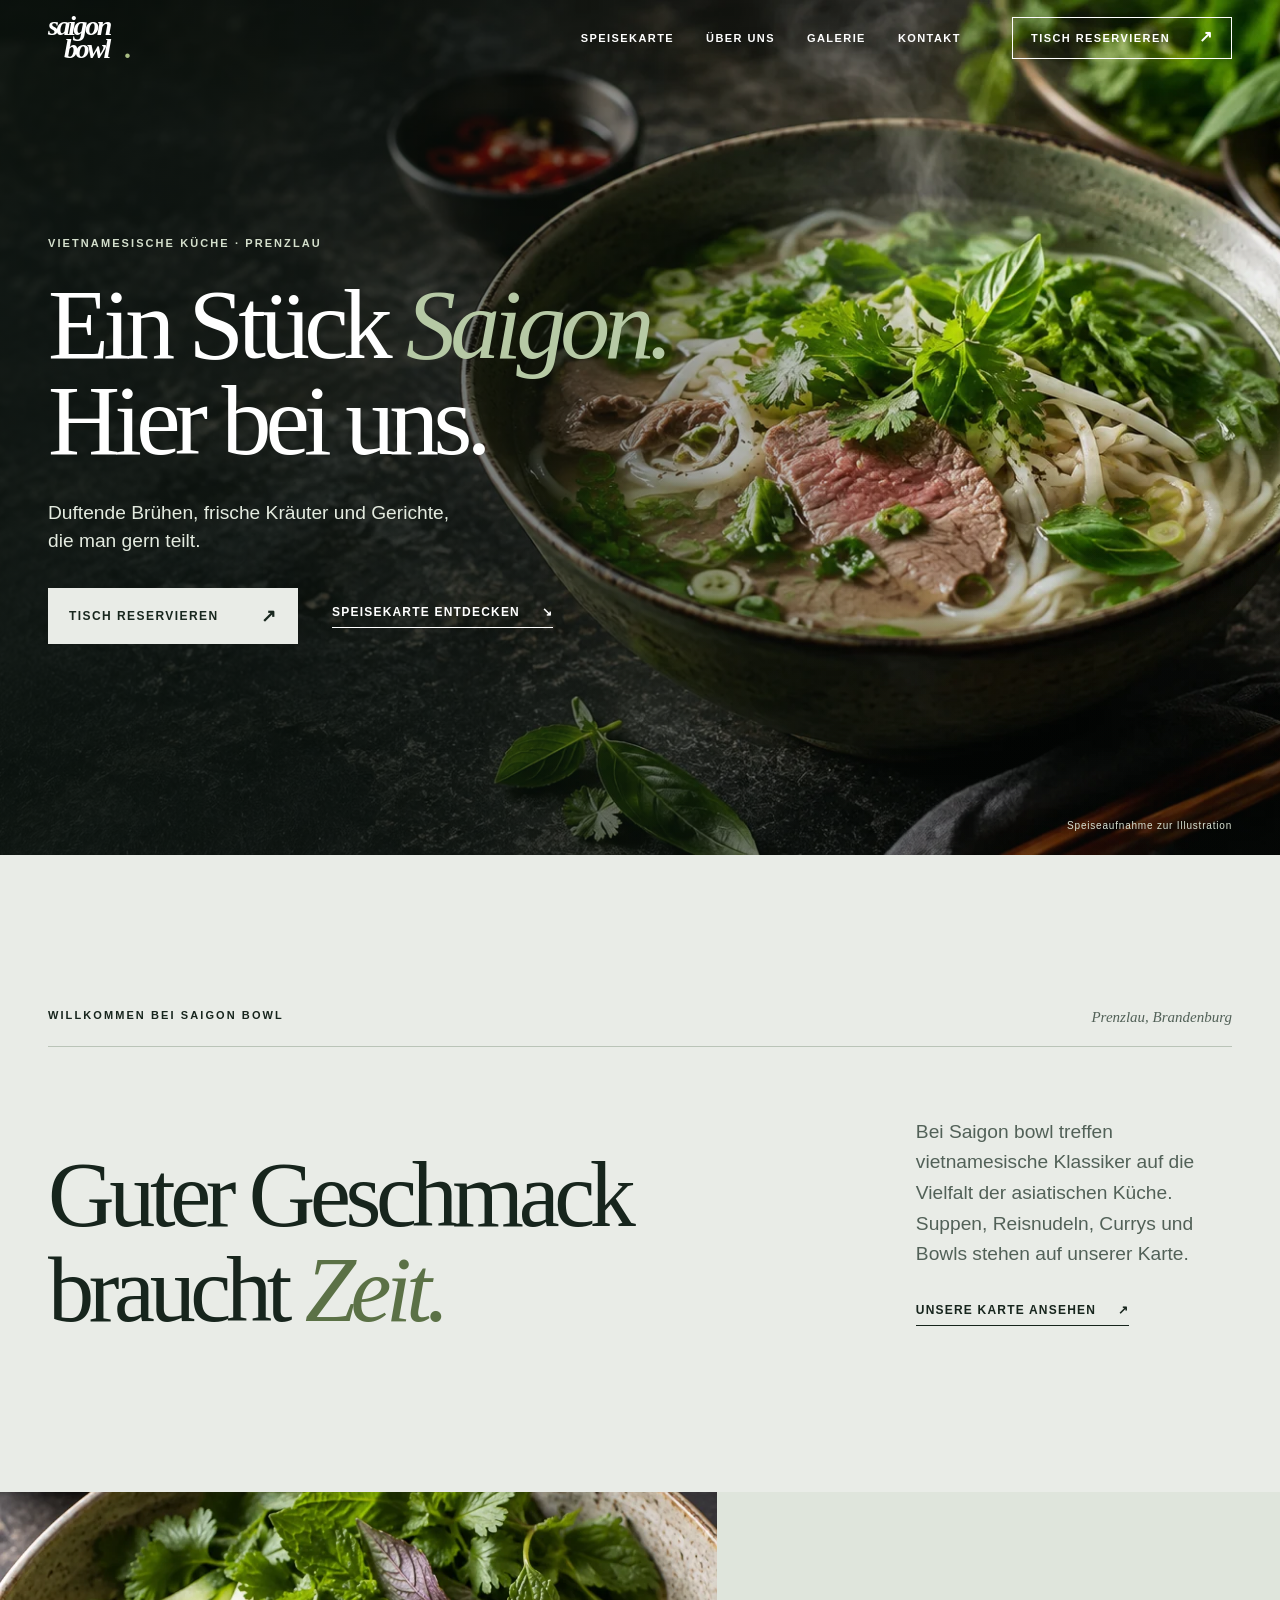
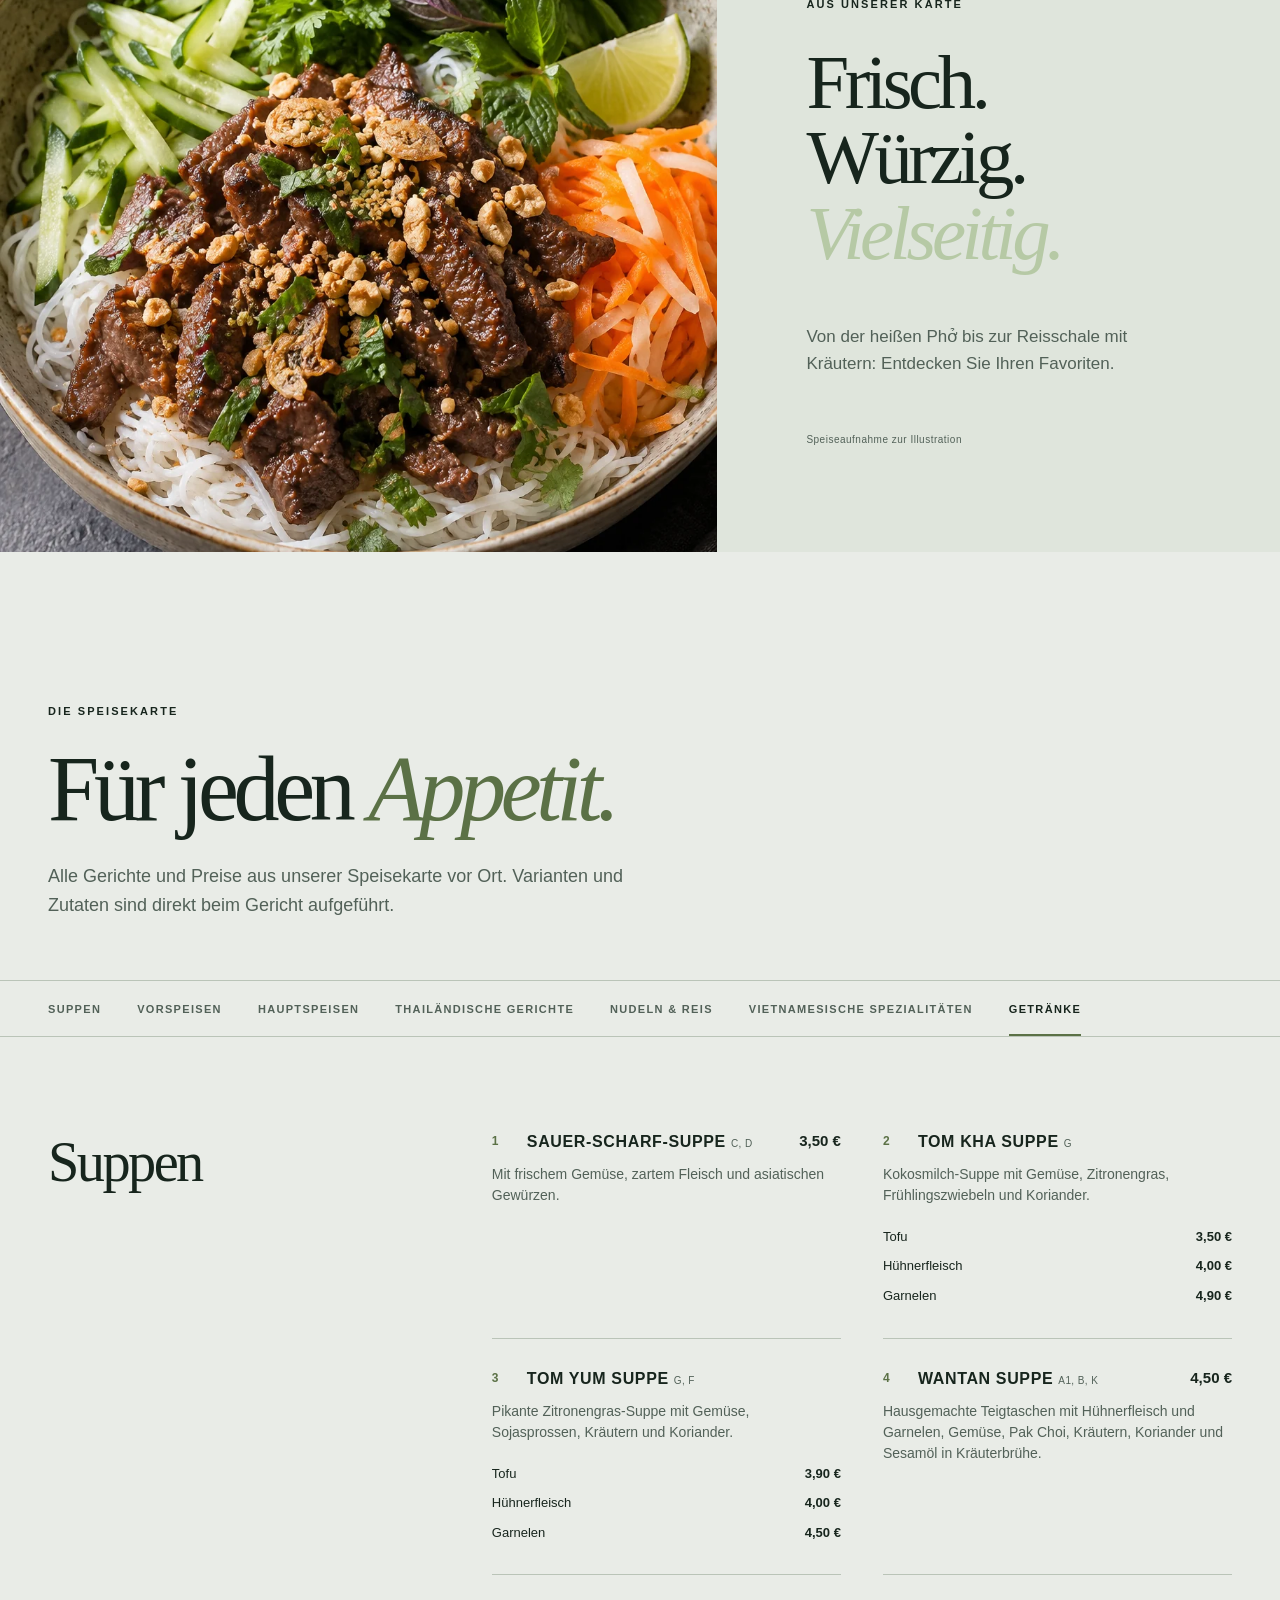
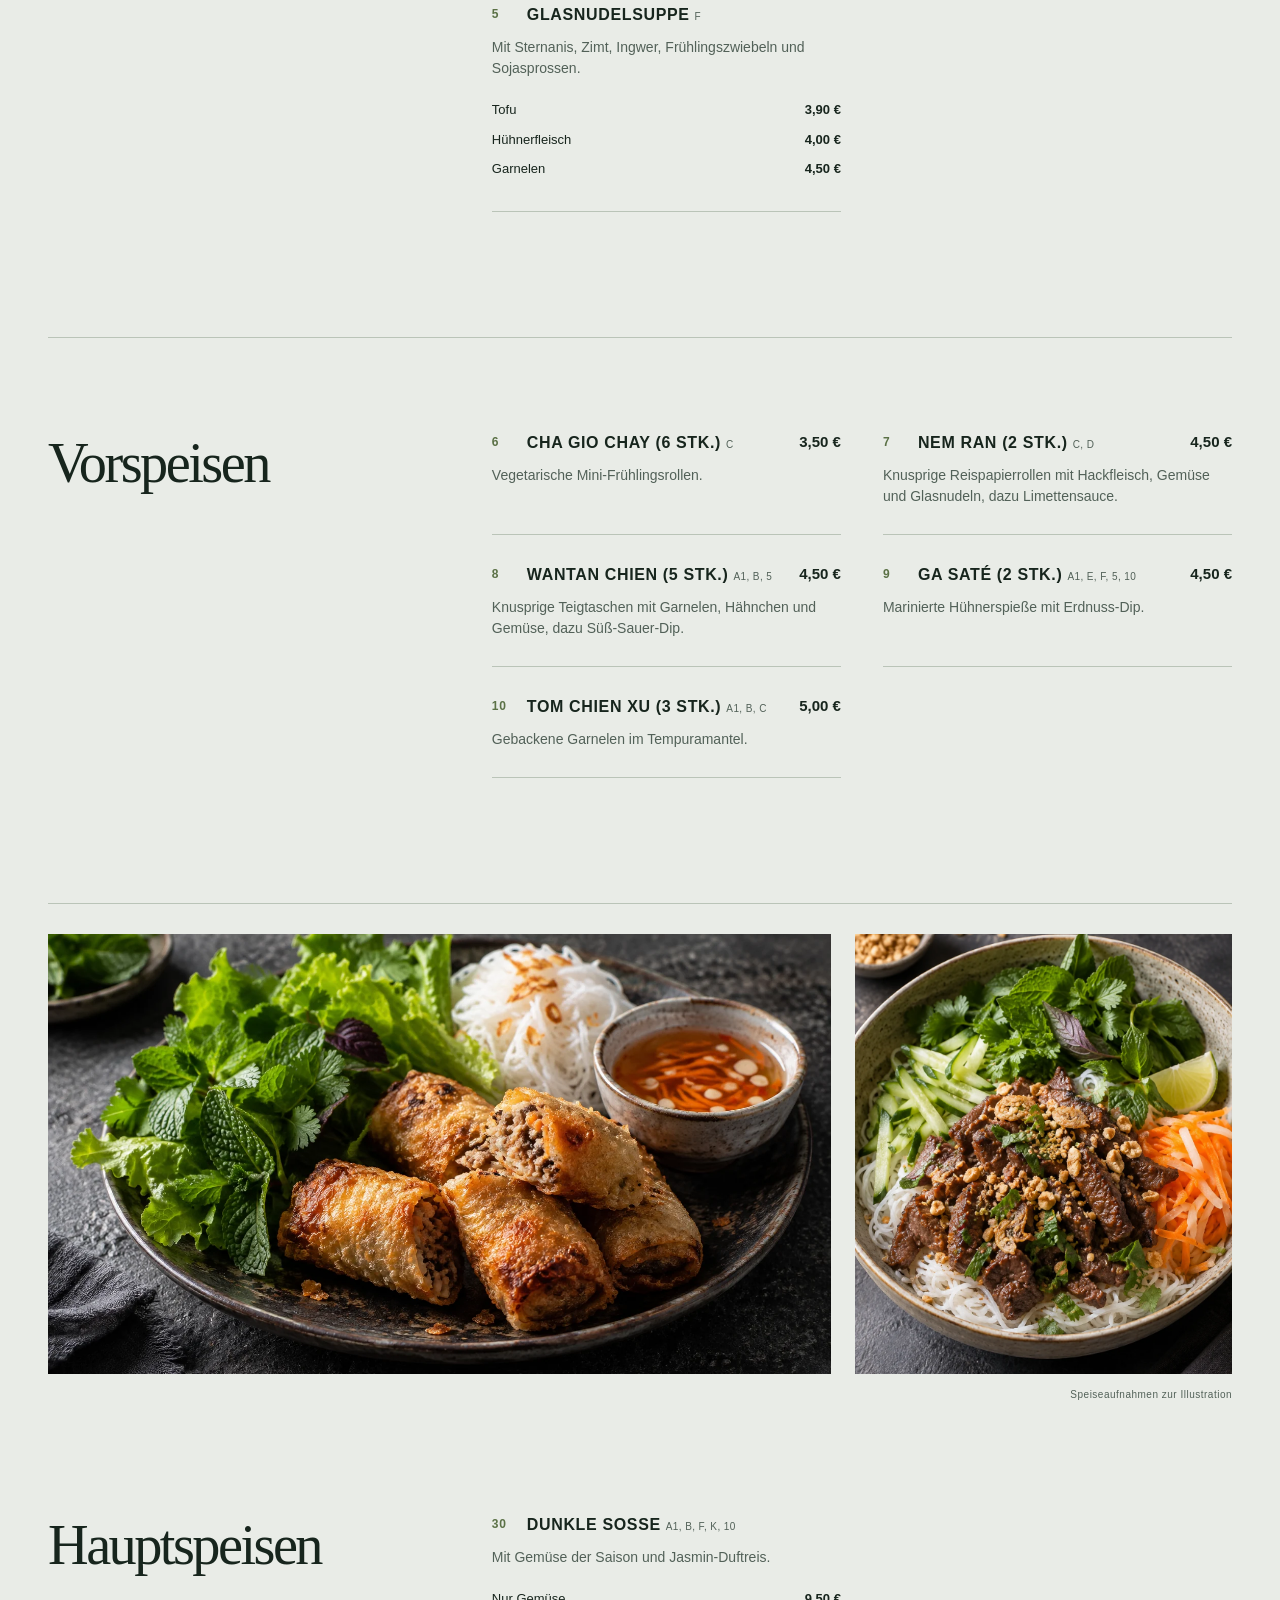
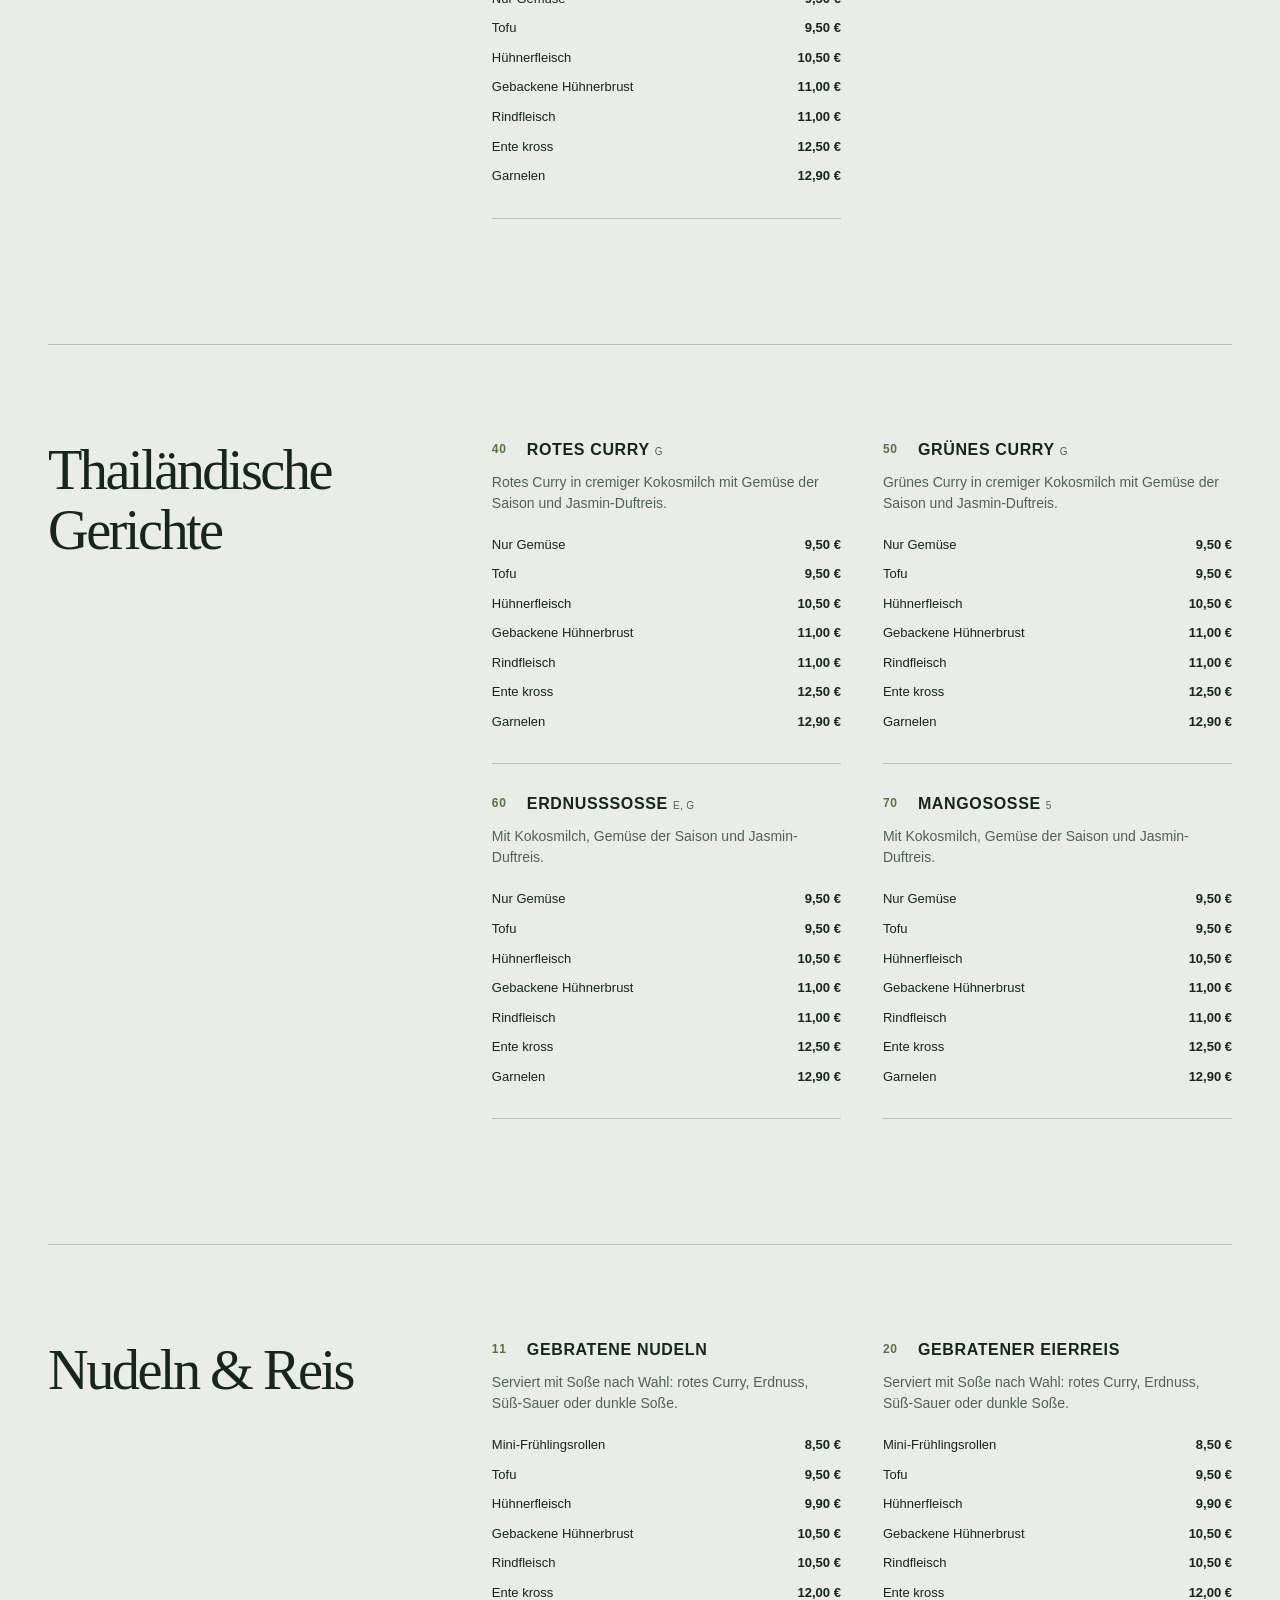
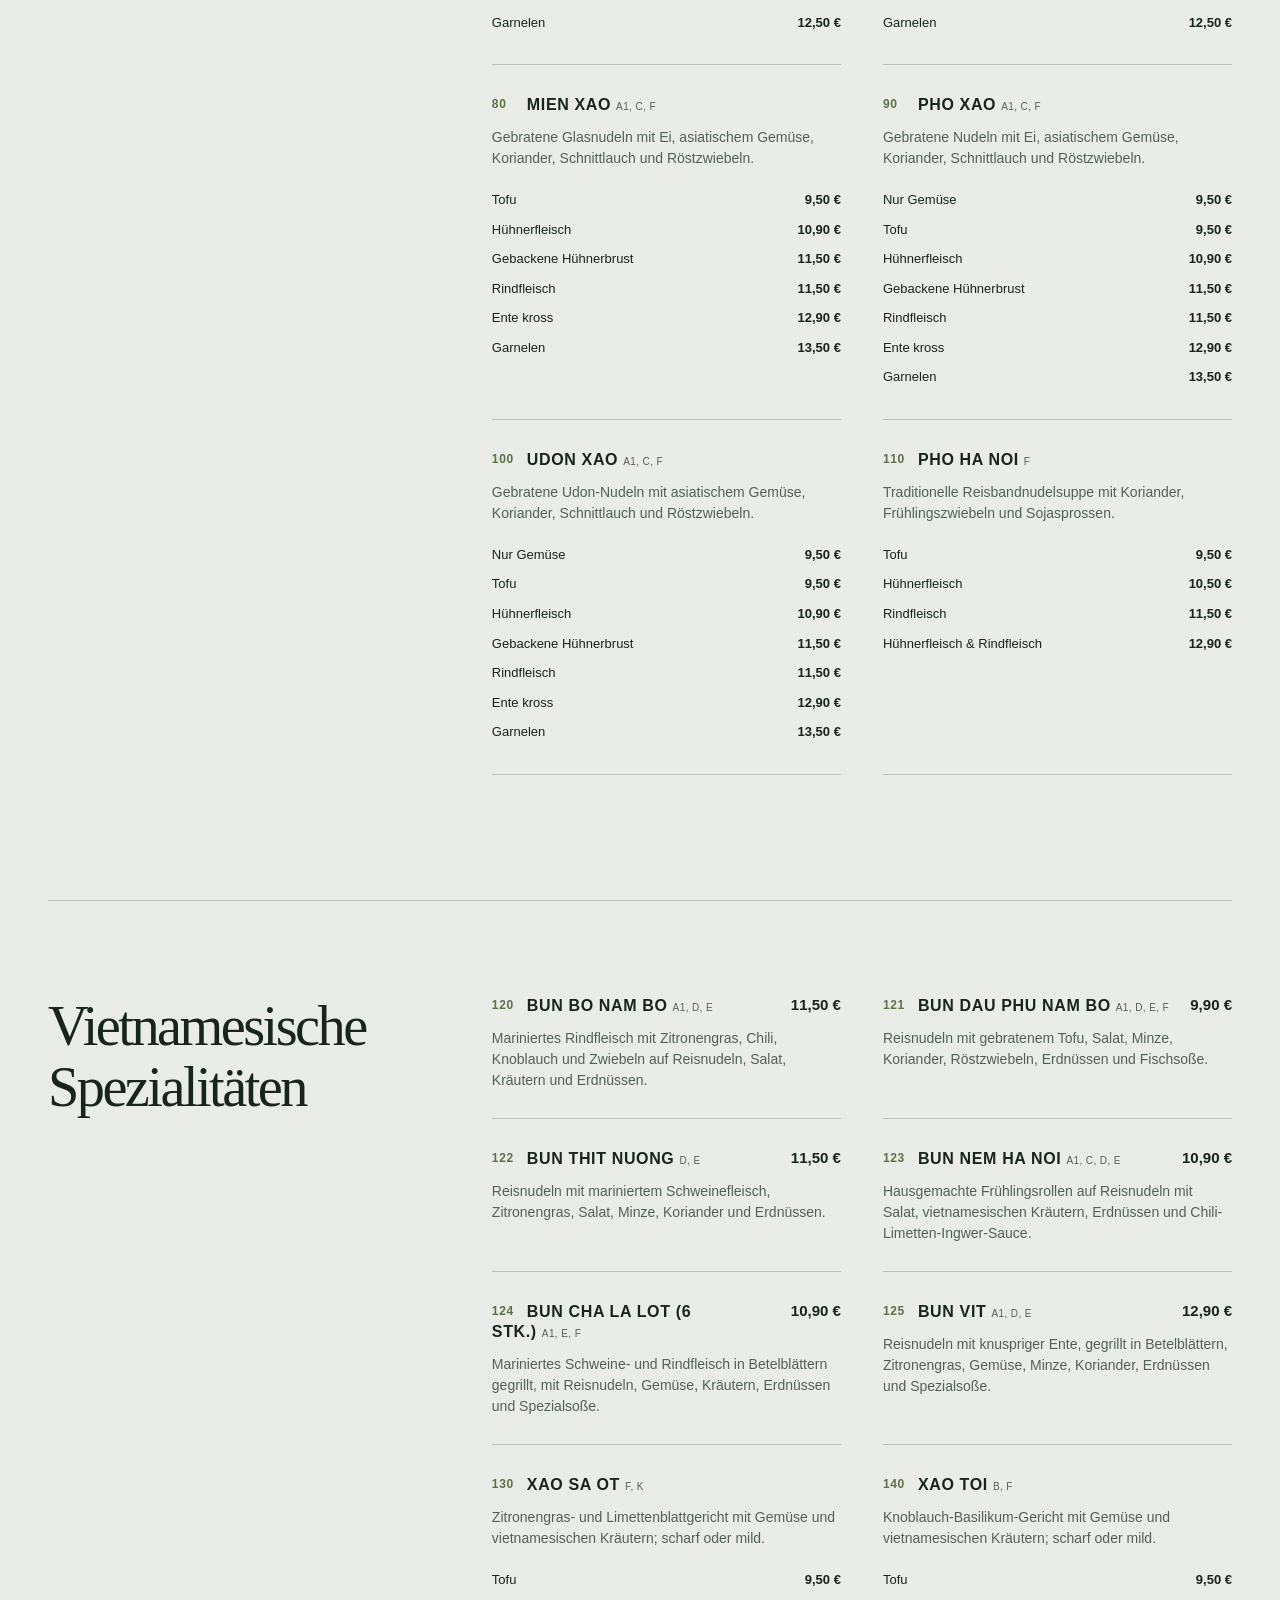
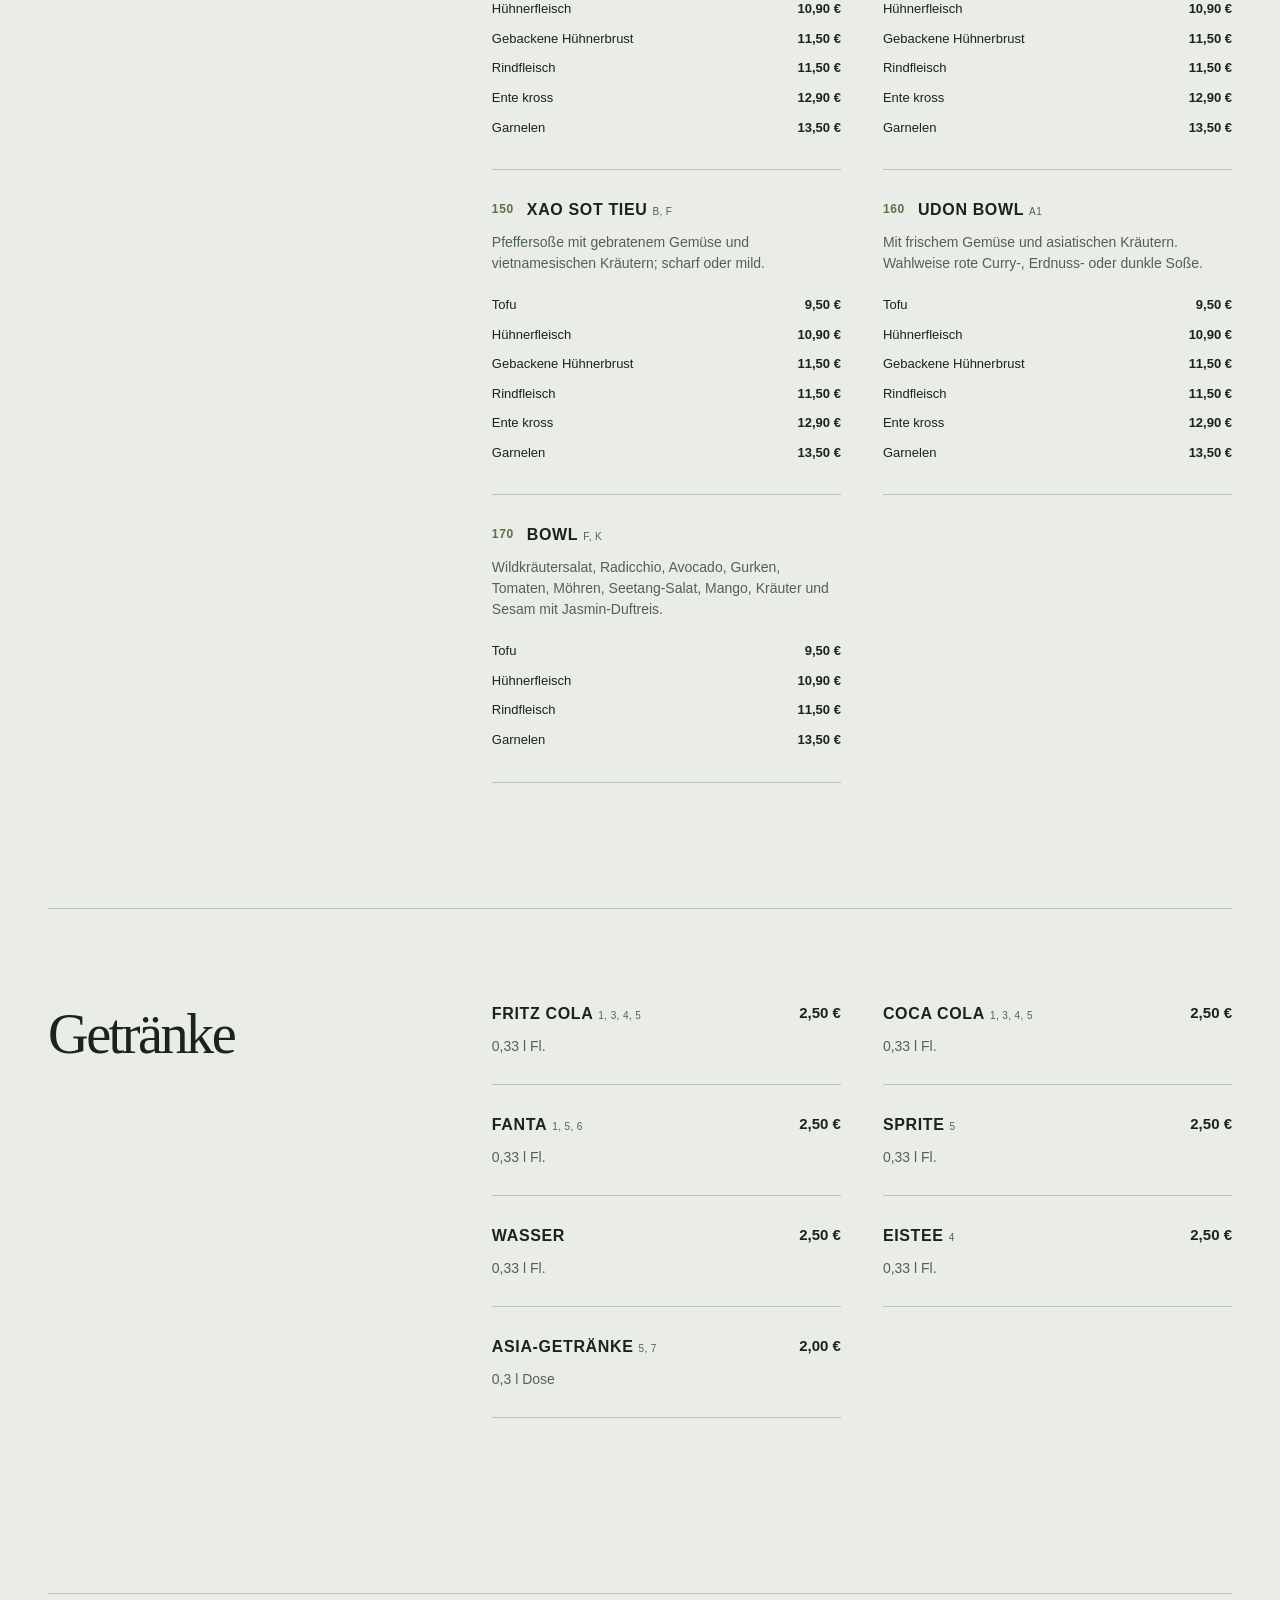
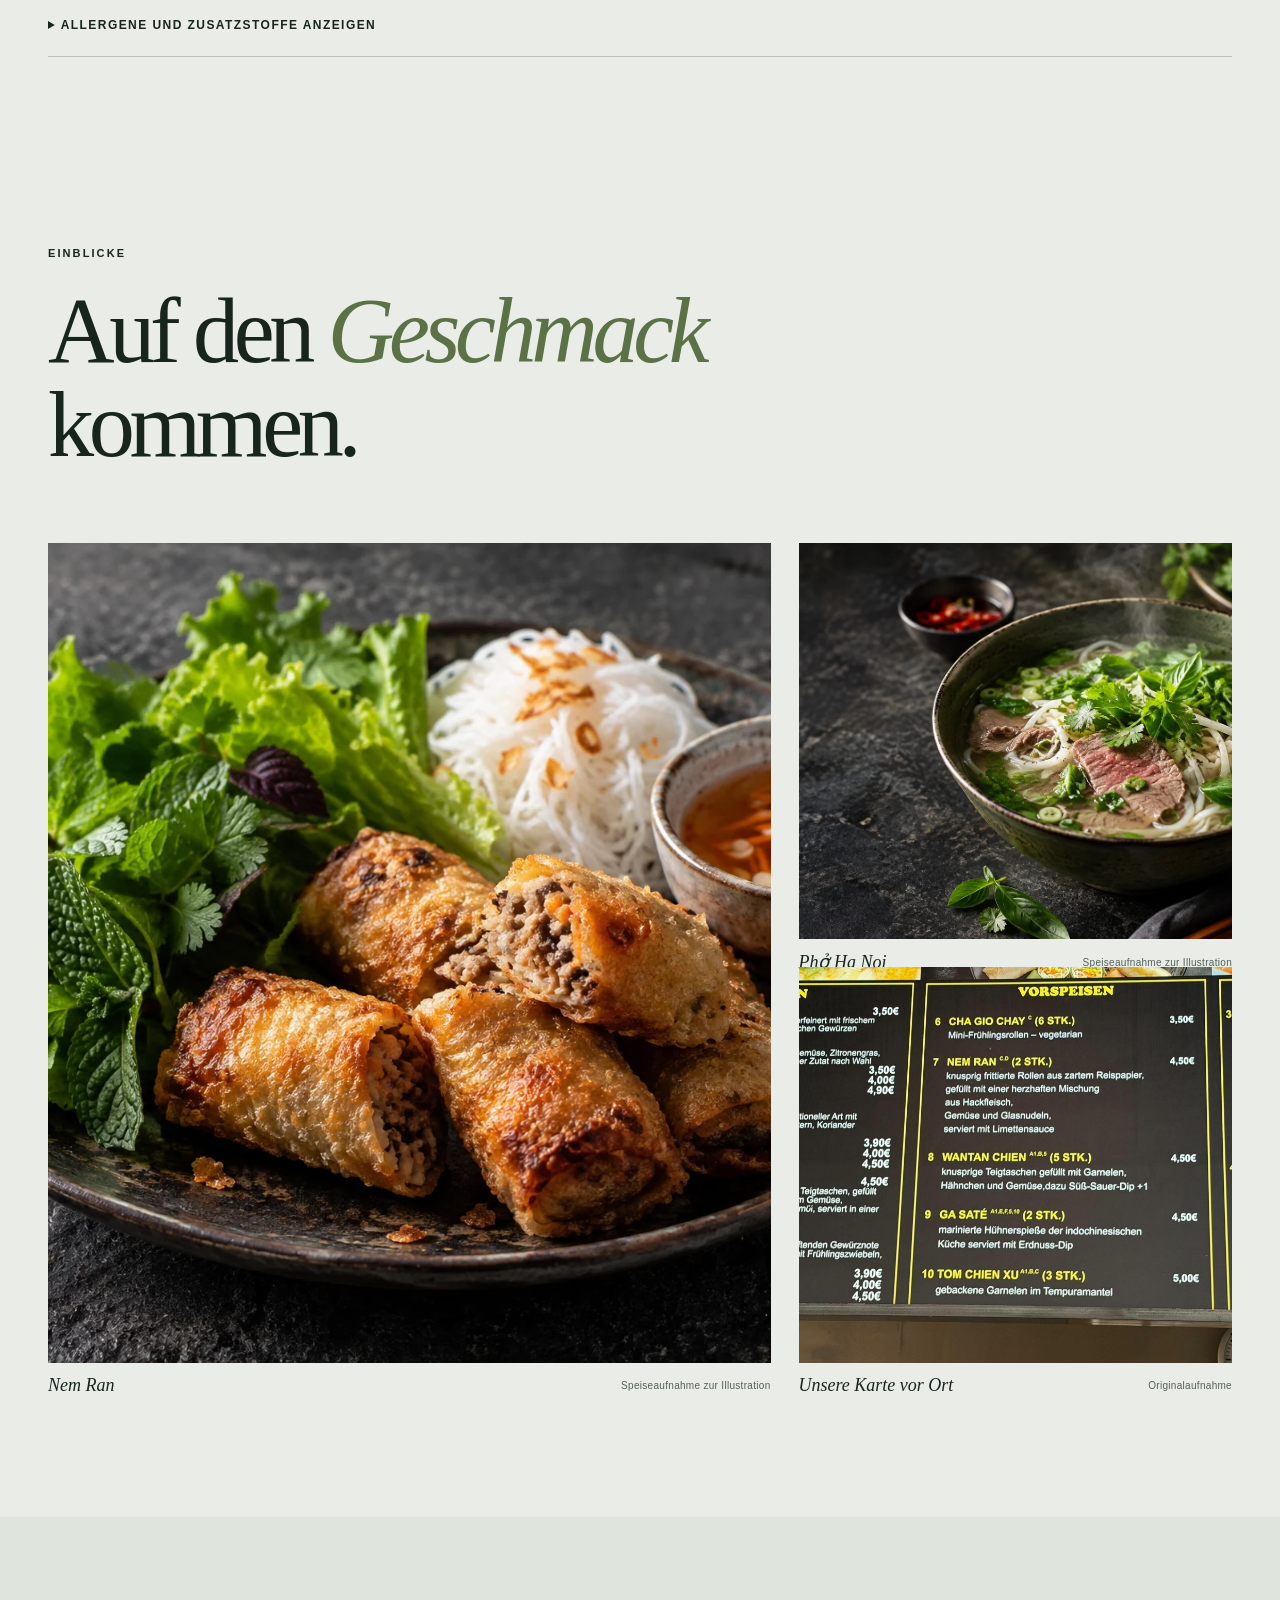
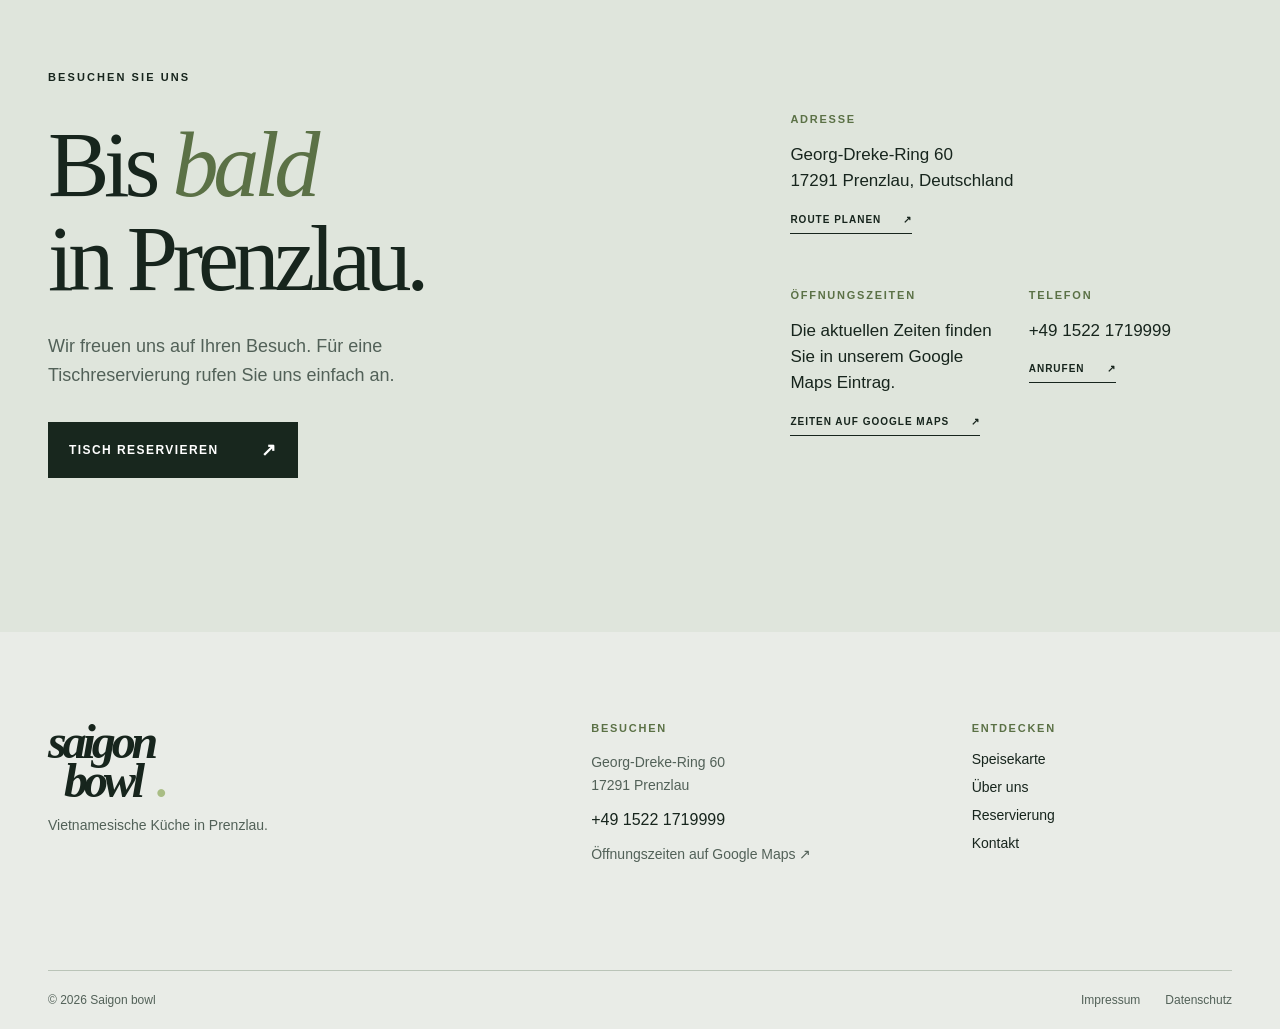
<file: index.html>
<!doctype html>
<html lang="de">
<head>
  <meta charset="utf-8">
  <meta name="viewport" content="width=device-width, initial-scale=1">
  <meta name="theme-color" content="#e9ece7">
  <title>Saigon bowl | Vietnamesische Küche in Prenzlau</title>
  <meta name="description" content="Entdecken Sie die Speisekarte von Saigon bowl in Prenzlau: vietnamesische Suppen, Reisnudeln, Currys und Bowls. Tischreservierung telefonisch unter +49 1522 1719999.">
  <meta property="og:type" content="website">
  <meta property="og:locale" content="de_DE">
  <meta property="og:title" content="Saigon bowl | Vietnamesische Küche in Prenzlau">
  <meta property="og:description" content="Vietnamesische Küche, mitten in Prenzlau. Speisekarte entdecken und telefonisch reservieren.">
  <meta property="og:image" content="assets/pho-illustration.webp">
  <link rel="icon" href="favicon.svg" type="image/svg+xml">
  <link rel="preload" as="image" href="assets/pho-illustration.webp">
  <link rel="stylesheet" href="styles.css">
  <script type="application/ld+json">
  {"@context":"https://schema.org","@type":"Restaurant","name":"Saigon bowl","servesCuisine":["Vietnamese","Asian"],"telephone":"+4915221719999","address":{"@type":"PostalAddress","streetAddress":"Georg-Dreke-Ring 60","postalCode":"17291","addressLocality":"Prenzlau","addressCountry":"DE"},"hasMap":"https://maps.app.goo.gl/hsDQvGHnR7wotJMA7"}
  </script>
  <script type="module" src="app.js"></script>
</head>
<body>
  <a class="skip-link" href="#main">Zum Inhalt springen</a>
  <header class="site-header" id="top">
    <div class="header-inner shell">
      <a class="wordmark" href="#top" aria-label="Saigon bowl, zur Startseite"><span>saigon</span><span>bowl<span class="wordmark-dot">.</span></span></a>
      <nav class="desktop-nav" aria-label="Hauptnavigation">
        <a href="#speisekarte">Speisekarte</a><a href="#ueber-uns">Über uns</a><a href="#galerie">Galerie</a><a href="#kontakt">Kontakt</a>
      </nav>
      <a class="header-book" href="tel:+4915221719999">Tisch reservieren <span aria-hidden="true">↗</span></a>
      <button class="menu-toggle" type="button" aria-controls="mobile-nav" aria-expanded="false" aria-label="Menü öffnen"><span></span><span></span></button>
    </div>
    <nav id="mobile-nav" class="mobile-nav" aria-label="Mobile Navigation" hidden>
      <a href="#speisekarte">Speisekarte</a><a href="#ueber-uns">Über uns</a><a href="#galerie">Galerie</a><a href="#kontakt">Kontakt</a>
      <a class="mobile-book" href="tel:+4915221719999">Tisch reservieren <span aria-hidden="true">↗</span></a>
    </nav>
  </header>

  <main id="main">
    <section class="hero" aria-labelledby="hero-title">
      <img class="hero-image" src="assets/pho-illustration.webp" alt="Illustrative Aufnahme einer vietnamesischen Phở mit Rindfleisch und frischen Kräutern" width="1774" height="887">
      <div class="hero-shade"></div>
      <div class="hero-inner shell">
        <p class="eyebrow hero-eyebrow">Vietnamesische Küche · Prenzlau</p>
        <h1 id="hero-title">Ein Stück <em>Saigon.</em><br>Hier bei uns.</h1>
        <p class="hero-intro">Duftende Brühen, frische Kräuter und Gerichte, die man gern teilt.</p>
        <div class="hero-actions"><a class="button button-light" href="tel:+4915221719999">Tisch reservieren <span aria-hidden="true">↗</span></a><a class="text-link hero-link" href="#speisekarte">Speisekarte entdecken <span aria-hidden="true">↘</span></a></div>
      </div>
      <p class="photo-note">Speiseaufnahme zur Illustration</p>
    </section>

    <section class="intro section-pad shell" id="ueber-uns" aria-labelledby="intro-title">
      <div class="intro-top reveal"><span class="section-kicker">Willkommen bei Saigon bowl</span><span class="intro-location">Prenzlau, Brandenburg</span></div>
      <div class="intro-grid">
        <h2 id="intro-title" class="display-title reveal">Guter Geschmack<br>braucht <em>Zeit.</em></h2>
        <div class="intro-copy reveal"><p>Bei Saigon bowl treffen vietnamesische Klassiker auf die Vielfalt der asiatischen Küche. Suppen, Reisnudeln, Currys und Bowls stehen auf unserer Karte.</p><a class="arrow-link" href="#speisekarte">Unsere Karte ansehen <span aria-hidden="true">↗</span></a></div>
      </div>
    </section>

    <section class="feature-picture" aria-label="Einblick in die Speisen">
      <div class="feature-photo reveal"><img src="assets/bun-bo-illustration.webp" alt="Illustrative Aufnahme einer Bun Bo Nam Bo Reisnudelschale" loading="lazy" width="1024" height="1536"></div>
      <div class="feature-message reveal"><span class="section-kicker">Aus unserer Karte</span><h2>Frisch.<br>Würzig.<br><em>Vielseitig.</em></h2><p>Von der heißen Phở bis zur Reisschale mit Kräutern: Entdecken Sie Ihren Favoriten.</p><span class="image-disclaimer">Speiseaufnahme zur Illustration</span></div>
    </section>

    <section class="menu-section section-pad" id="speisekarte" aria-labelledby="menu-title">
      <div class="shell"><div class="menu-heading reveal"><span class="section-kicker">Die Speisekarte</span><h2 id="menu-title" class="display-title">Für jeden <em>Appetit.</em></h2><p>Alle Gerichte und Preise aus unserer Speisekarte vor Ort. Varianten und Zutaten sind direkt beim Gericht aufgeführt.</p></div></div>
      <nav class="category-nav" aria-label="Speisekartenkategorien"><div class="category-scroll shell" id="category-links"></div></nav>
      <div id="menu-content" class="shell menu-content"></div>
      <div class="shell menu-footnotes"><details><summary>Allergene und Zusatzstoffe anzeigen</summary><p id="allergen-legend"></p><p id="additive-legend"></p><p>Bei Fragen zu Allergenen wenden Sie sich bitte an unser Team.</p></details></div>
    </section>

    <section class="gallery section-pad shell" id="galerie" aria-labelledby="gallery-title">
      <div class="gallery-heading reveal"><span class="section-kicker">Einblicke</span><h2 id="gallery-title" class="display-title">Auf den <em>Geschmack</em> kommen.</h2></div>
      <div class="gallery-grid">
        <figure class="gallery-tall reveal"><img src="assets/nem-ran-illustration.webp" alt="Illustrative Aufnahme knuspriger Nem Ran mit Kräutern" loading="lazy" width="1536" height="1024"><figcaption>Nem Ran <span>Speiseaufnahme zur Illustration</span></figcaption></figure>
        <figure class="gallery-small reveal"><img src="assets/pho-illustration.webp" alt="Illustrative Aufnahme einer Phở mit Kräutern und Limette" loading="lazy" width="1774" height="887"><figcaption>Phở Ha Noi <span>Speiseaufnahme zur Illustration</span></figcaption></figure>
        <figure class="gallery-small gallery-board reveal"><img src="image_1789581264845.jpg" alt="Originale Speisekartentafel von Saigon bowl vor Ort" loading="lazy" width="2048" height="1536"><figcaption>Unsere Karte vor Ort <span>Originalaufnahme</span></figcaption></figure>
      </div>
    </section>

    <section class="visit section-pad" id="kontakt" aria-labelledby="visit-title"><div class="shell visit-grid"><div class="visit-heading reveal"><span class="section-kicker">Besuchen Sie uns</span><h2 id="visit-title" class="display-title">Bis <em>bald</em><br>in Prenzlau.</h2><p>Wir freuen uns auf Ihren Besuch. Für eine Tischreservierung rufen Sie uns einfach an.</p><a class="button button-dark" href="tel:+4915221719999">Tisch reservieren <span aria-hidden="true">↗</span></a></div><div class="visit-details reveal"><div><h3>Adresse</h3><p>Georg-Dreke-Ring 60<br>17291 Prenzlau, Deutschland</p><a class="arrow-link" href="https://maps.app.goo.gl/hsDQvGHnR7wotJMA7" target="_blank" rel="noopener noreferrer">Route planen <span aria-hidden="true">↗</span></a></div><div><h3>Öffnungszeiten</h3><p>Die aktuellen Zeiten finden Sie in unserem Google Maps Eintrag.</p><a class="arrow-link" href="https://maps.app.goo.gl/hsDQvGHnR7wotJMA7" target="_blank" rel="noopener noreferrer">Zeiten auf Google Maps <span aria-hidden="true">↗</span></a></div><div><h3>Telefon</h3><p><a href="tel:+4915221719999">+49 1522 1719999</a></p><a class="arrow-link" href="tel:+4915221719999">Anrufen <span aria-hidden="true">↗</span></a></div></div></div></section>
  </main>

  <footer class="site-footer"><div class="shell footer-top"><div><a class="wordmark footer-wordmark" href="#top"><span>saigon</span><span>bowl<span class="wordmark-dot">.</span></span></a><p>Vietnamesische Küche in Prenzlau.</p></div><div><h2>Besuchen</h2><p>Georg-Dreke-Ring 60<br>17291 Prenzlau</p><a href="tel:+4915221719999">+49 1522 1719999</a><p><a href="https://maps.app.goo.gl/hsDQvGHnR7wotJMA7" target="_blank" rel="noopener noreferrer">Öffnungszeiten auf Google Maps ↗</a></p></div><div><h2>Entdecken</h2><a href="#speisekarte">Speisekarte</a><a href="#ueber-uns">Über uns</a><a href="tel:+4915221719999">Reservierung</a><a href="#kontakt">Kontakt</a></div></div><div class="shell footer-bottom"><span>© <span id="year">2026</span> Saigon bowl</span><div><a href="impressum.html">Impressum</a><a href="datenschutz.html">Datenschutz</a></div></div></footer>
  <a class="mobile-sticky-cta" href="tel:+4915221719999">Tisch reservieren <span aria-hidden="true">↗</span></a>
</body>
</html>
</file>
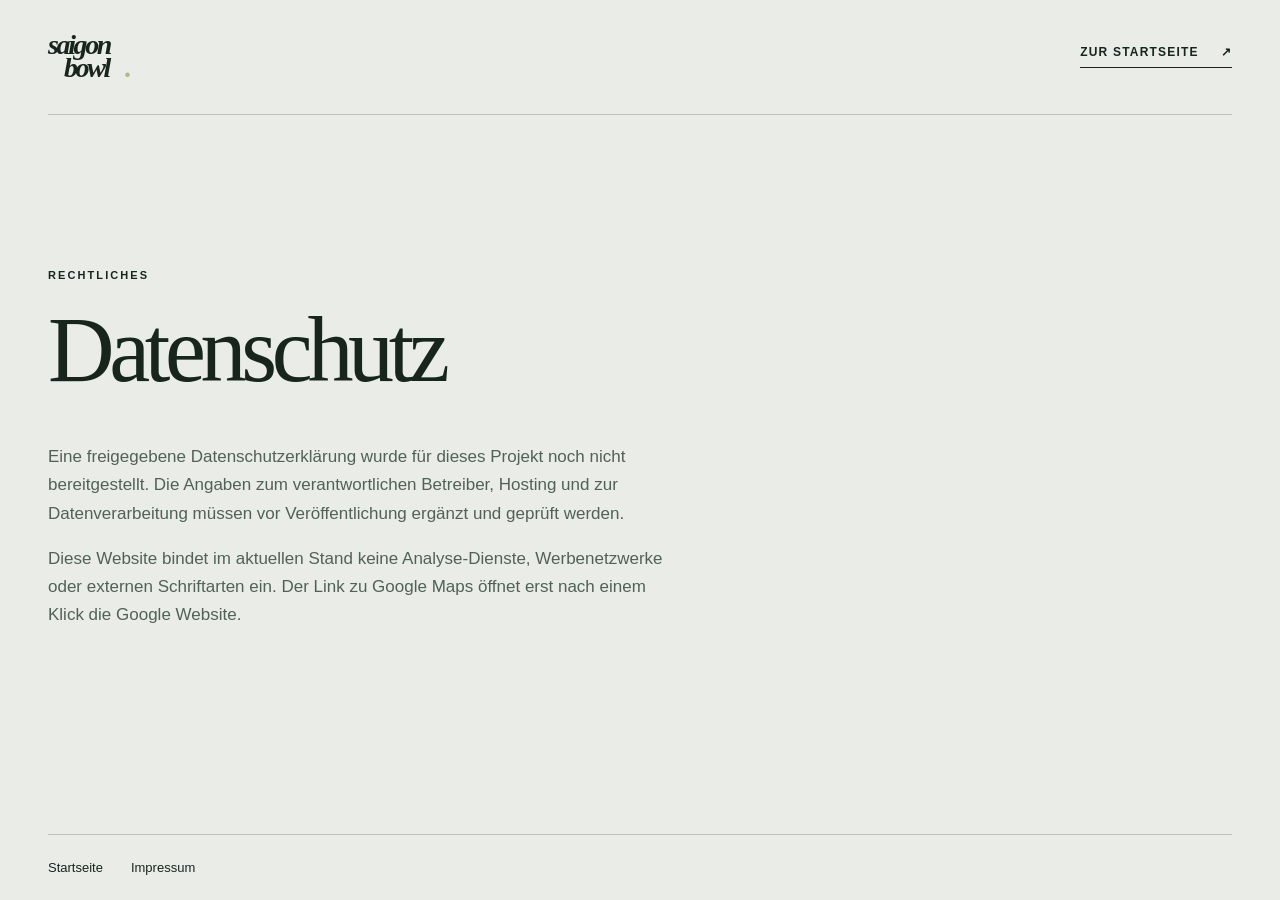
<file: datenschutz.html>
<!doctype html><html lang="de"><head><meta charset="utf-8"><meta name="viewport" content="width=device-width,initial-scale=1"><title>Datenschutz | Saigon bowl</title><meta name="robots" content="noindex"><link rel="icon" href="favicon.svg" type="image/svg+xml"><link rel="stylesheet" href="styles.css"></head><body class="legal-page"><header class="legal-header shell"><a class="wordmark" href="index.html" aria-label="Saigon bowl, zur Startseite"><span>saigon</span><span>bowl<span class="wordmark-dot">.</span></span></a><a class="arrow-link" href="index.html">Zur Startseite <span aria-hidden="true">↗</span></a></header><main class="legal-main shell"><span class="section-kicker">Rechtliches</span><h1 class="display-title">Datenschutz</h1><p>Eine freigegebene Datenschutzerklärung wurde für dieses Projekt noch nicht bereitgestellt. Die Angaben zum verantwortlichen Betreiber, Hosting und zur Datenverarbeitung müssen vor Veröffentlichung ergänzt und geprüft werden.</p><p>Diese Website bindet im aktuellen Stand keine Analyse-Dienste, Werbenetzwerke oder externen Schriftarten ein. Der Link zu Google Maps öffnet erst nach einem Klick die Google Website.</p></main><footer class="legal-footer shell"><a href="index.html">Startseite</a><a href="impressum.html">Impressum</a></footer></body></html>
</file>
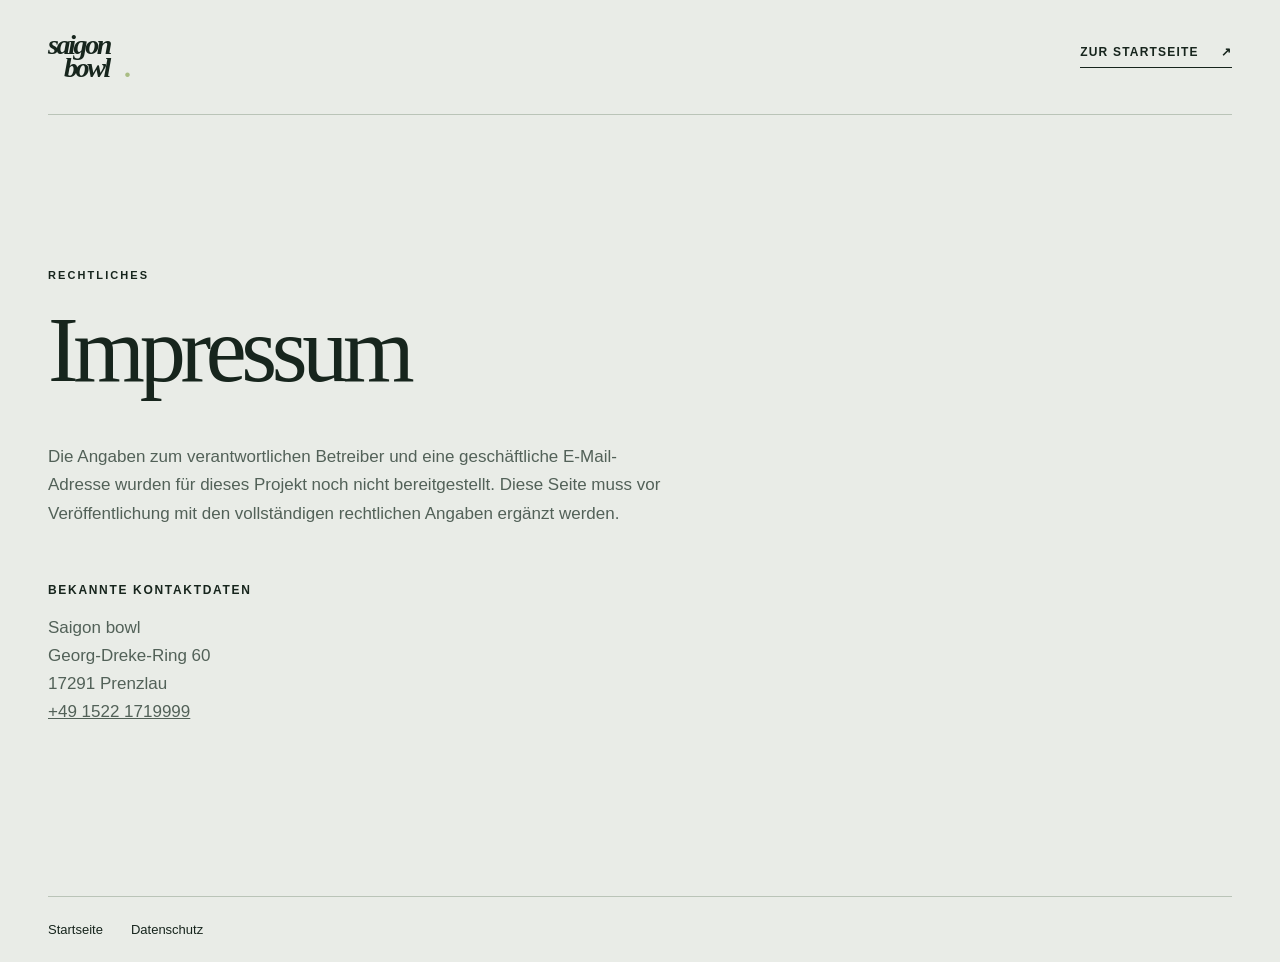
<file: impressum.html>
<!doctype html><html lang="de"><head><meta charset="utf-8"><meta name="viewport" content="width=device-width,initial-scale=1"><title>Impressum | Saigon bowl</title><meta name="robots" content="noindex"><link rel="icon" href="favicon.svg" type="image/svg+xml"><link rel="stylesheet" href="styles.css"></head><body class="legal-page"><header class="legal-header shell"><a class="wordmark" href="index.html" aria-label="Saigon bowl, zur Startseite"><span>saigon</span><span>bowl<span class="wordmark-dot">.</span></span></a><a class="arrow-link" href="index.html">Zur Startseite <span aria-hidden="true">↗</span></a></header><main class="legal-main shell"><span class="section-kicker">Rechtliches</span><h1 class="display-title">Impressum</h1><p>Die Angaben zum verantwortlichen Betreiber und eine geschäftliche E-Mail-Adresse wurden für dieses Projekt noch nicht bereitgestellt. Diese Seite muss vor Veröffentlichung mit den vollständigen rechtlichen Angaben ergänzt werden.</p><h2>Bekannte Kontaktdaten</h2><p>Saigon bowl<br>Georg-Dreke-Ring 60<br>17291 Prenzlau<br><a href="tel:+4915221719999">+49 1522 1719999</a></p></main><footer class="legal-footer shell"><a href="index.html">Startseite</a><a href="datenschutz.html">Datenschutz</a></footer></body></html>
</file>
<file: styles.css>
:root{--bg:#e9ece7;--surface:#f3f4ef;--text:#17251d;--text-muted:#526158;--accent:#5b7146;--dark:#18271e;--border:#bac4b8;--white:#fff;--header-h:76px;--max:1380px}
*{box-sizing:border-box}
html{scroll-behavior:smooth;scroll-padding-top:var(--header-h)}
body{margin:0;background:var(--bg);color:var(--text);font-family:Arial,Helvetica,sans-serif;-webkit-font-smoothing:antialiased}
body.menu-open{overflow:hidden}
img{max-width:100%;display:block}
a{color:inherit;text-decoration:none}
button{font:inherit}
:focus-visible{outline:2px solid var(--accent);outline-offset:5px}
::selection{background:#b6c6a0;color:var(--dark)}
.shell{width:min(calc(100% - 96px),var(--max));margin-inline:auto}
.section-pad{padding-block:clamp(100px,12vw,180px)}
.skip-link{position:fixed;z-index:1000;top:-100px;left:18px;background:var(--white);padding:12px 18px}.skip-link:focus{top:12px}
.site-header{position:fixed;z-index:100;inset:0 0 auto;height:var(--header-h);color:var(--white);transition:background .35s,color .35s,border-color .35s;border-bottom:1px solid transparent}
.site-header.is-scrolled,.site-header.is-open{background:rgba(233,236,231,.96);backdrop-filter:blur(16px);color:var(--text);border-color:var(--border)}
.header-inner{height:100%;display:flex;align-items:center;gap:clamp(24px,4vw,68px)}
.wordmark{font-family:Georgia,'Times New Roman',serif;font-size:28px;font-weight:bold;font-style:italic;letter-spacing:-.085em;line-height:.82;display:inline-flex;flex-direction:column;width:max-content;flex:none}.wordmark span:last-child{margin-left:16px}.wordmark-dot{color:#a9bd84}
.desktop-nav{display:flex;align-items:center;gap:clamp(20px,2.5vw,42px);margin-left:auto;white-space:nowrap}
.desktop-nav a,.header-book{font-size:11px;font-weight:700;letter-spacing:.13em;text-transform:uppercase}
.desktop-nav a{position:relative;padding-block:10px}.desktop-nav a:after{content:"";position:absolute;left:0;right:100%;bottom:4px;height:1px;background:currentColor;transition:right .25s}.desktop-nav a:hover:after,.desktop-nav a:focus-visible:after{right:0}
.header-book{padding:14px 18px;border:1px solid currentColor;white-space:nowrap;transition:background .25s,color .25s}.header-book:hover{background:var(--white);color:var(--dark)}.site-header.is-scrolled .header-book:hover{background:var(--dark);color:var(--white)}.header-book span{margin-left:24px;font-size:16px;line-height:0}
.menu-toggle,.mobile-nav{display:none}
.hero{height:min(930px,95dvh);min-height:700px;position:relative;overflow:hidden;background:#18221c;color:var(--white)}
.hero-image,.hero-shade{position:absolute;inset:0;width:100%;height:100%}.hero-image{object-fit:cover;object-position:center 55%}.hero-shade{background:linear-gradient(90deg,rgba(9,17,12,.81) 0%,rgba(9,17,12,.62) 32%,rgba(9,17,12,.06) 78%),linear-gradient(0deg,rgba(9,17,12,.28),transparent 45%)}
.hero-inner{position:relative;height:100%;display:flex;flex-direction:column;align-items:flex-start;justify-content:center;padding-top:var(--header-h);padding-bottom:50px}
.eyebrow,.section-kicker{font-size:11px;font-weight:700;letter-spacing:.19em;text-transform:uppercase}.hero-eyebrow{margin:0 0 28px;color:#d4dfcc}
.hero h1,.display-title,.feature-message h2{font-family:Georgia,'Times New Roman',serif;font-weight:400;letter-spacing:-.058em}
.hero h1{font-size:clamp(64px,7.8vw,126px);line-height:.96;max-width:860px;margin:0 0 30px}.hero h1 em,.display-title em,.feature-message h2 em{font-weight:400;color:#b6c9a5}
.hero-intro{font-size:clamp(16px,1.5vw,20px);line-height:1.5;max-width:430px;margin:0 0 32px;color:#e4ebe0}
.hero-actions{display:flex;align-items:center;gap:34px;flex-wrap:wrap}.button{min-height:56px;display:inline-flex;align-items:center;justify-content:space-between;gap:42px;padding:16px 21px;font-size:12px;font-weight:700;text-transform:uppercase;letter-spacing:.12em;white-space:nowrap;transition:background .25s,color .25s,transform .25s}.button:hover{transform:translateY(-2px)}.button-light{background:var(--bg);color:var(--dark)}.button-light:hover{background:var(--white)}.button-dark{background:var(--dark);color:var(--white)}.button-dark:hover{background:var(--accent)}.button span{font-size:18px;line-height:0}
.text-link,.arrow-link{display:inline-flex;align-items:center;gap:22px;font-size:12px;font-weight:700;letter-spacing:.1em;text-transform:uppercase;border-bottom:1px solid currentColor;padding-bottom:8px;transition:gap .25s}.text-link:hover,.arrow-link:hover{gap:31px}.hero-link{color:var(--white)}
.photo-note{position:absolute;right:48px;bottom:24px;font-size:10px;letter-spacing:.08em;color:#d8e1d3;margin:0}
.intro-top{display:flex;justify-content:space-between;gap:20px;padding-bottom:20px;border-bottom:1px solid var(--border)}.intro-location{font-family:Georgia,serif;font-style:italic;color:var(--text-muted);font-size:15px}.intro-grid{display:grid;grid-template-columns:minmax(0,1.6fr) minmax(290px,.65fr);gap:7vw;align-items:end;padding-top:70px}.display-title{font-size:clamp(56px,7.2vw,112px);line-height:1.03;margin:0}.display-title em{color:var(--accent)}.intro-copy{padding-bottom:12px}.intro-copy p{font-size:clamp(17px,1.5vw,20px);line-height:1.6;max-width:410px;margin:0 0 30px;color:var(--text-muted)}
.feature-picture{display:grid;grid-template-columns:56% 44%;min-height:660px;background:#dfe5dc}.feature-photo{height:660px;overflow:hidden}.feature-photo img{width:100%;height:100%;object-fit:cover;object-position:center 53%;transition:transform .7s}.feature-photo:hover img{transform:scale(1.025)}.feature-message{display:flex;flex-direction:column;align-items:flex-start;justify-content:center;padding:clamp(45px,7vw,120px)}.feature-message h2{font-size:clamp(65px,6vw,100px);line-height:.98;margin:35px 0}.feature-message p{max-width:330px;color:var(--text-muted);line-height:1.6;font-size:17px}.image-disclaimer{margin-top:40px;font-size:10px;color:var(--text-muted);letter-spacing:.05em}
.menu-section{padding-bottom:120px}.menu-heading{max-width:880px}.menu-heading .section-kicker{display:block;margin-bottom:25px}.menu-heading p{font-size:18px;line-height:1.6;color:var(--text-muted);max-width:620px;margin:25px 0 60px}.category-nav{position:sticky;top:var(--header-h);z-index:50;background:rgba(233,236,231,.98);border-block:1px solid var(--border);backdrop-filter:blur(12px)}.category-scroll{display:flex;gap:36px;overflow-x:auto;scrollbar-width:none}.category-scroll::-webkit-scrollbar{display:none}.category-scroll a{flex:none;padding:22px 0 19px;border-bottom:2px solid transparent;font-size:11px;font-weight:700;letter-spacing:.12em;text-transform:uppercase;color:var(--text-muted);white-space:nowrap}.category-scroll a:hover,.category-scroll a.active{color:var(--text);border-bottom-color:var(--accent)}
.menu-category{display:grid;grid-template-columns:31% 1fr;gap:6vw;padding-block:95px;border-bottom:1px solid var(--border);scroll-margin-top:30px}.menu-category:last-child{border-bottom:none}.menu-category-title{position:sticky;top:160px;align-self:start}.menu-category-title .section-kicker{display:block;margin-bottom:22px;color:var(--accent)}.menu-category h3{font-family:Georgia,serif;font-weight:400;letter-spacing:-.045em;line-height:1.08;font-size:clamp(43px,4.4vw,67px);margin:0}.menu-category-title p{font-size:12px;color:var(--text-muted);margin-top:25px}.menu-items{display:grid;grid-template-columns:repeat(2,minmax(0,1fr));gap:0 42px;align-content:start}.menu-item{padding:0 0 27px;margin:0 0 30px;border-bottom:1px solid var(--border);break-inside:avoid}.menu-item-head{display:grid;grid-template-columns:minmax(0,1fr) auto;gap:14px;align-items:start}.menu-item h4{font-size:16px;line-height:1.25;text-transform:uppercase;letter-spacing:.04em;margin:0;font-weight:700}.menu-item-number{display:inline-block;min-width:35px;color:var(--accent);font-size:12px;vertical-align:2px}.menu-price{font-size:15px;font-weight:700;white-space:nowrap}.menu-description{font-size:14px;line-height:1.5;color:var(--text-muted);margin:12px 0 0}.menu-allergens{font-size:10px;letter-spacing:.04em;color:var(--text-muted);font-weight:400;margin-left:5px;white-space:nowrap}.menu-options{margin-top:16px}.menu-option{display:grid;grid-template-columns:minmax(0,1fr) auto;gap:12px;padding:6px 0;color:var(--text);font-size:13px;line-height:1.35}.menu-option span:last-child{font-weight:700;white-space:nowrap}.menu-option span:first-child{overflow-wrap:anywhere}.menu-interlude{display:grid;grid-template-columns:1.35fr .65fr;gap:24px;margin-block:30px 20px}.menu-interlude img{width:100%;height:440px;object-fit:cover}.menu-interlude img:first-child{object-position:center 55%}.menu-interlude img:last-child{object-position:center}.menu-footnotes{padding-top:50px}.menu-footnotes details{border-top:1px solid var(--border);border-bottom:1px solid var(--border);padding:24px 0}.menu-footnotes summary{font-size:12px;font-weight:700;letter-spacing:.12em;text-transform:uppercase;cursor:pointer}.menu-footnotes p{max-width:900px;line-height:1.7;font-size:13px;color:var(--text-muted)}
.gallery{padding-top:70px}.gallery-heading{max-width:900px;margin-bottom:70px}.gallery-heading .section-kicker{display:block;margin-bottom:25px}.gallery-grid{display:grid;grid-template-columns:1.25fr .75fr;grid-template-rows:auto auto;gap:28px}.gallery-grid figure{margin:0;overflow:hidden}.gallery-grid img{width:100%;height:100%;object-fit:cover;transition:transform .7s}.gallery-grid figure:hover img{transform:scale(1.025)}.gallery-tall{grid-row:span 2;height:820px}.gallery-small{height:396px}.gallery-board img{object-position:center 22%}.gallery-grid figcaption{display:flex;justify-content:space-between;gap:15px;align-items:center;font-family:Georgia,serif;font-style:italic;font-size:18px;padding-top:12px}.gallery-grid figcaption span{font-family:Arial,Helvetica,sans-serif;font-style:normal;font-size:10px;letter-spacing:.03em;color:var(--text-muted);text-align:right}.gallery-grid figure{overflow:visible}.gallery-grid figure img{overflow:hidden}
.visit{background:#dfe5dc}.visit-grid{display:grid;grid-template-columns:1fr .75fr;gap:12vw}.visit-heading .section-kicker{display:block;margin-bottom:35px}.visit-heading p{font-size:18px;line-height:1.6;color:var(--text-muted);max-width:410px;margin:25px 0 32px}.visit-details{display:grid;grid-template-columns:1fr 1fr;gap:55px 35px;align-content:center}.visit-details h3,.site-footer h2{font-size:11px;text-transform:uppercase;letter-spacing:.16em;margin:0 0 17px;color:var(--accent)}.visit-details p{font-size:17px;line-height:1.55;margin:0 0 14px}.visit-details .arrow-link{font-size:10px}.visit-details>div:first-child{grid-column:1/-1}
.site-footer{background:var(--bg);padding-top:90px}.footer-top{display:grid;grid-template-columns:1.5fr 1fr .8fr;gap:55px;padding-bottom:90px}.footer-wordmark{font-size:48px}.footer-top p{line-height:1.65;color:var(--text-muted);font-size:14px}.footer-top>div:last-child a{display:block;margin-bottom:12px;font-size:14px}.footer-bottom{border-top:1px solid var(--border);padding:22px 0;display:flex;justify-content:space-between;gap:20px;font-size:12px;color:var(--text-muted)}.footer-bottom div{display:flex;gap:25px}.footer-bottom a:hover,.footer-top a:hover{color:var(--accent)}.mobile-sticky-cta{display:none}
.reveal{opacity:0;transform:translateY(22px);transition:opacity .7s ease,transform .7s ease}.reveal.is-visible{opacity:1;transform:none}
@media(max-width:1100px){.shell{width:min(calc(100% - 64px),var(--max))}.desktop-nav{gap:18px}.header-inner{gap:22px}.header-book span{margin-left:12px}.feature-message{padding:55px}.menu-category{grid-template-columns:28% 1fr;gap:35px}.menu-items{gap:0 26px}.gallery-tall{height:700px}.gallery-small{height:336px}}
@media(max-width:850px){:root{--header-h:68px}.shell{width:calc(100% - 44px)}.desktop-nav,.header-book{display:none}.header-inner{justify-content:space-between}.wordmark{font-size:25px}.menu-toggle{display:flex;position:relative;width:46px;height:44px;border:0;background:none;color:inherit;align-items:center;justify-content:center;flex-direction:column;gap:6px;cursor:pointer}.menu-toggle span{display:block;width:25px;height:1px;background:currentColor;transition:transform .25s}.site-header.is-open .menu-toggle span:first-child{transform:translateY(3.5px) rotate(45deg)}.site-header.is-open .menu-toggle span:last-child{transform:translateY(-3.5px) rotate(-45deg)}.mobile-nav:not([hidden]){display:flex;position:fixed;top:var(--header-h);left:0;right:0;height:calc(100dvh - var(--header-h));background:var(--bg);color:var(--text);padding:35px 22px 120px;flex-direction:column;overflow-y:auto}.mobile-nav a{font-family:Georgia,serif;font-size:clamp(35px,7vw,55px);letter-spacing:-.04em;padding:12px 0;border-bottom:1px solid var(--border)}.mobile-nav .mobile-book{font-family:Arial,Helvetica,sans-serif;font-size:12px;text-transform:uppercase;letter-spacing:.1em;background:var(--dark);color:var(--white);padding:18px 20px;border:0;margin-top:30px;display:flex;justify-content:space-between}.hero{height:90dvh;min-height:640px}.hero h1{font-size:clamp(56px,9vw,85px)}.hero-shade{background:linear-gradient(90deg,rgba(9,17,12,.82),rgba(9,17,12,.2)),linear-gradient(0deg,rgba(9,17,12,.55),transparent 70%)}.intro-grid{grid-template-columns:1fr;gap:35px}.intro-copy{max-width:520px}.feature-picture{grid-template-columns:1fr}.feature-photo{height:500px}.feature-message{padding:70px 44px}.feature-message h2{font-size:75px}.menu-category{grid-template-columns:1fr;gap:40px;padding-block:75px}.menu-category-title{position:static}.menu-items{gap:0 35px}.gallery-tall{height:640px}.gallery-small{height:306px}.visit-grid{gap:70px;grid-template-columns:1fr}.visit-details{max-width:700px}.mobile-sticky-cta{display:flex;position:fixed;z-index:70;left:12px;right:12px;bottom:12px;min-height:54px;padding:17px 20px;align-items:center;justify-content:space-between;background:var(--dark);color:var(--white);text-transform:uppercase;font-size:12px;font-weight:700;letter-spacing:.1em;box-shadow:0 8px 25px rgba(0,0,0,.16)}.mobile-sticky-cta span{font-size:18px}.site-footer{padding-bottom:75px}}
@media(max-width:600px){.shell{width:calc(100% - 36px)}.section-pad{padding-block:82px}.hero{height:auto;min-height:760px;min-height:100dvh}.hero-image{object-position:62% center}.hero-shade{background:linear-gradient(0deg,rgba(9,17,12,.84) 0%,rgba(9,17,12,.54) 58%,rgba(9,17,12,.28) 100%)}.hero-inner{justify-content:flex-end;padding-bottom:125px;padding-top:110px}.hero-eyebrow{margin-bottom:20px}.hero h1{font-size:clamp(47px,12.4vw,70px);line-height:1.01;margin-bottom:22px}.hero-intro{font-size:15px;line-height:1.5;margin-bottom:26px;max-width:310px}.hero-actions{gap:22px}.hero-actions .button{width:100%;min-height:52px}.hero-link{font-size:11px}.photo-note{left:18px;right:auto;bottom:82px;font-size:9px}.intro-top{align-items:flex-start}.intro-location{text-align:right;font-size:13px}.intro-grid{padding-top:50px}.display-title{font-size:clamp(48px,11.7vw,70px);line-height:1.07}.intro-copy p{font-size:16px}.feature-photo{height:370px}.feature-message{padding:64px 18px}.feature-message h2{font-size:clamp(59px,14vw,78px);margin:27px 0}.feature-message p{font-size:15px}.image-disclaimer{margin-top:25px}.menu-heading p{font-size:15px;margin-bottom:43px}.category-scroll{gap:24px}.category-scroll a{font-size:10px;padding-block:18px 15px}.menu-section{padding-bottom:80px}.menu-category{padding-block:60px;gap:30px}.menu-category h3{font-size:43px}.menu-category-title .section-kicker{margin-bottom:13px}.menu-category-title p{display:none}.menu-items{grid-template-columns:1fr}.menu-item{margin-bottom:24px;padding-bottom:24px}.menu-item h4{font-size:15px}.menu-item-number{min-width:31px}.menu-description{font-size:13px}.menu-option{font-size:13px}.menu-interlude{grid-template-columns:1fr;gap:12px;margin-block:0}.menu-interlude img{height:270px}.menu-interlude img:last-child{height:190px}.gallery{padding-top:35px}.gallery-heading{margin-bottom:42px}.gallery-grid{display:flex;flex-direction:column;gap:40px}.gallery-tall,.gallery-small{height:auto}.gallery-grid img{height:340px}.gallery-small img{height:270px}.gallery-board img{height:310px}.gallery-grid figcaption{font-size:15px}.gallery-grid figcaption span{font-size:9px}.visit-grid{gap:55px}.visit-heading p{font-size:16px}.visit-details{grid-template-columns:1fr;gap:34px}.visit-details>div:first-child{grid-column:auto}.visit-details>div{border-top:1px solid var(--border);padding-top:20px}.visit-details p{font-size:16px}.site-footer{padding-top:70px}.footer-top{grid-template-columns:1fr 1fr;gap:40px 24px;padding-bottom:60px}.footer-top>div:first-child{grid-column:1/-1}.footer-bottom{flex-direction:column;gap:16px}.footer-wordmark{font-size:43px}}
@media(max-width:360px){.shell{width:calc(100% - 32px)}.hero h1{font-size:clamp(45px,11.6vw,54px)}.hero-inner{padding-bottom:120px}.hero-intro{font-size:14px}.display-title{font-size:45px}.menu-item-head{gap:8px}.menu-item h4{font-size:14px}.menu-option{font-size:12px}.gallery-grid figcaption{flex-direction:column;align-items:flex-start;gap:5px}.gallery-grid figcaption span{text-align:left}}
@media(prefers-reduced-motion:reduce){html{scroll-behavior:auto}*,*:before,*:after{animation-duration:.01ms!important;transition-duration:.01ms!important}.reveal{opacity:1;transform:none}}
.legal-page{min-height:100dvh;display:flex;flex-direction:column}.legal-header{display:flex;justify-content:space-between;align-items:center;padding-block:34px;border-bottom:1px solid var(--border)}.legal-main{padding-block:clamp(80px,12vw,160px);flex:1}.legal-main .section-kicker{display:block;margin-bottom:22px}.legal-main h1{margin-bottom:46px}.legal-main h2{font-size:12px;text-transform:uppercase;letter-spacing:.14em;margin-top:55px}.legal-main p{max-width:620px;font-size:17px;line-height:1.65;color:var(--text-muted)}.legal-main p a{text-decoration:underline}.legal-footer{border-top:1px solid var(--border);padding-block:25px;display:flex;gap:28px;font-size:13px}
.menu-interlude-note{grid-column:1/-1;text-align:right;font-size:10px;letter-spacing:.05em;color:var(--text-muted);margin-top:-9px}
</file>
